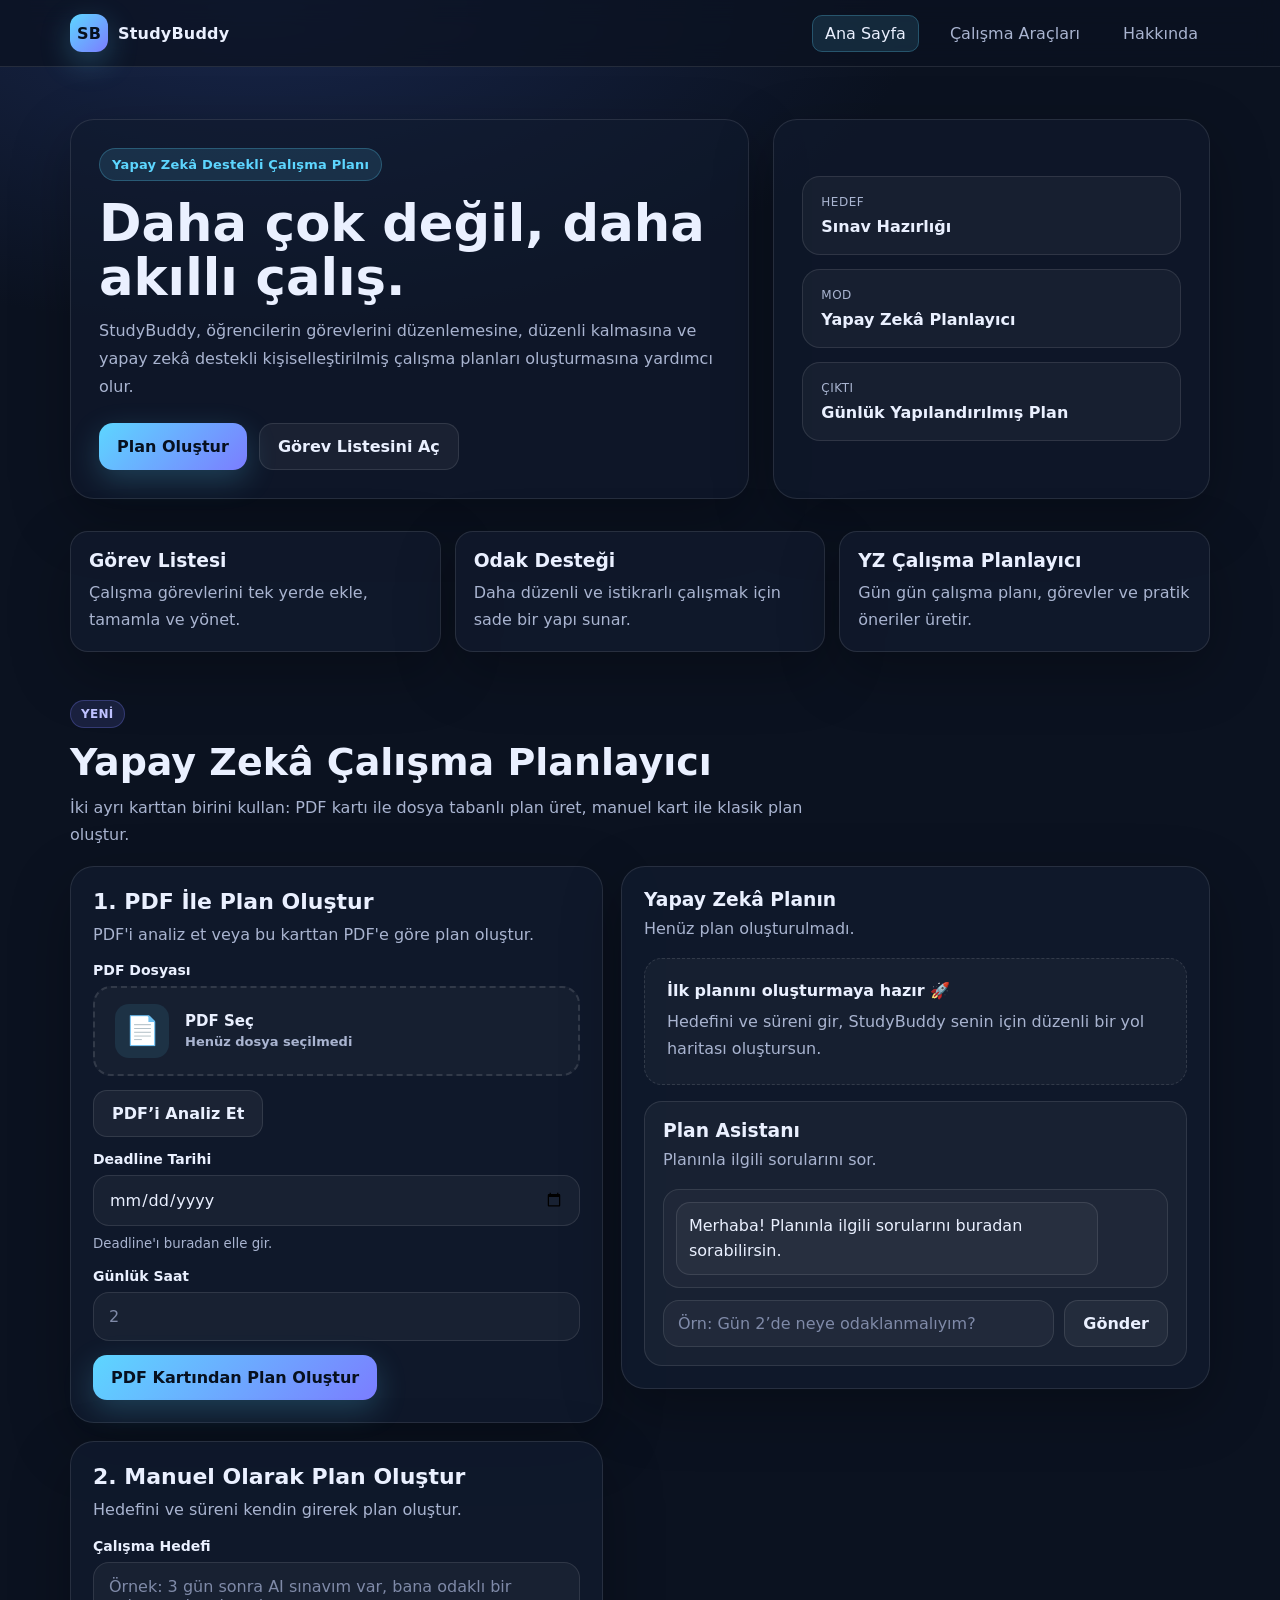
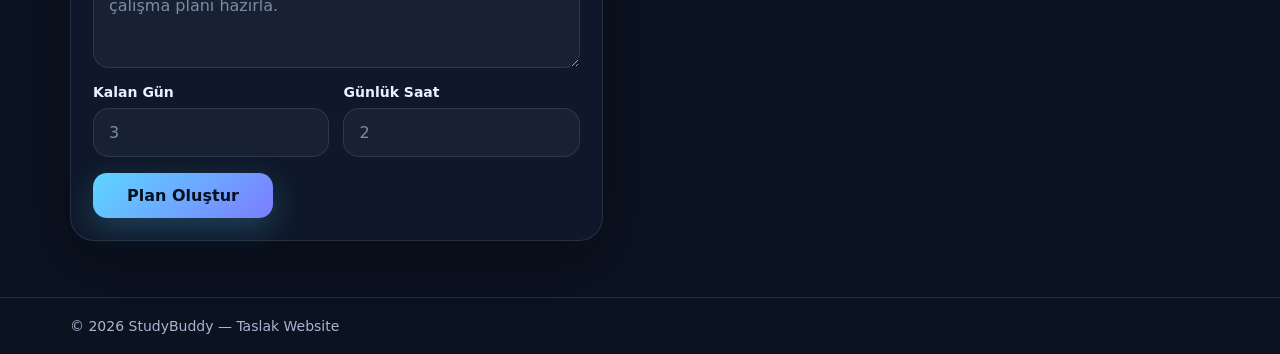
<file: index.html>
<!doctype html>
<html lang="tr">

<head>
  <meta charset="UTF-8" />
  <meta name="viewport" content="width=device-width, initial-scale=1.0" />
  <title>StudyBuddy — Ana Sayfa</title>
  <link rel="stylesheet" href="assets/style.css" />
</head>

<body>

  <header class="nav">
    <div class="container nav-inner">
      <div class="brand">
        <div class="brand-badge">SB</div>
        <span>StudyBuddy</span>
      </div>
      <nav>
        <a class="active" href="index.html">Ana Sayfa</a>
        <a href="tasks.html">Çalışma Araçları</a>
        <a href="about.html">Hakkında</a>
      </nav>
    </div>
  </header>

  <main class="container">
    <section class="hero hero-enhanced">
      <div class="hero-copy">
        <span class="hero-pill">Yapay Zekâ Destekli Çalışma Planı</span>
        <h1 class="h1">Daha çok değil, daha akıllı çalış.</h1>
        <p class="p">
          StudyBuddy, öğrencilerin görevlerini düzenlemesine, düzenli kalmasına
          ve yapay zekâ destekli kişiselleştirilmiş çalışma planları oluşturmasına yardımcı olur.
        </p>

        <div class="hero-actions">
          <a href="#plannerSection" class="primary-btn">Plan Oluştur</a>
          <a href="tasks.html" class="secondary-btn">Görev Listesini Aç</a>
        </div>
      </div>

      <div class="hero-panel">
        <div class="mini-stat-card">
          <span class="mini-stat-label">Hedef</span>
          <strong>Sınav Hazırlığı</strong>
        </div>
        <div class="mini-stat-card">
          <span class="mini-stat-label">Mod</span>
          <strong>Yapay Zekâ Planlayıcı</strong>
        </div>
        <div class="mini-stat-card">
          <span class="mini-stat-label">Çıktı</span>
          <strong>Günlük Yapılandırılmış Plan</strong>
        </div>
      </div>
    </section>

    <section class="grid feature-grid">
      <div class="card feature-card">
        <h3>Görev Listesi</h3>
        <p>Çalışma görevlerini tek yerde ekle, tamamla ve yönet.</p>
      </div>
      <div class="card feature-card">
        <h3>Odak Desteği</h3>
        <p>Daha düzenli ve istikrarlı çalışmak için sade bir yapı sunar.</p>
      </div>
      <div class="card feature-card">
        <h3>YZ Çalışma Planlayıcı</h3>
        <p>Gün gün çalışma planı, görevler ve pratik öneriler üretir.</p>
      </div>
    </section>

    <section id="plannerSection" class="planner-shell">
      <div class="section-heading">
        <span class="section-tag">YENİ</span>
        <h2>Yapay Zekâ Çalışma Planlayıcı</h2>
        <p>
          İki ayrı karttan birini kullan: PDF kartı ile dosya tabanlı plan üret, manuel kart ile klasik plan oluştur.
        </p>
      </div>

      <div class="planner-layout">
        <div class="planner-input-stack">
          <div class="planner-form-card pdf-upload-card">
            <div class="pdf-upload-header">
              <h3>1. PDF İle Plan Oluştur</h3>
              <p>PDF'i analiz et veya bu karttan PDF'e göre plan oluştur.</p>
            </div>

            <div class="form-group full-width">
              <label for="pdfInput">PDF Dosyası</label>
              <div class="file-upload-wrapper">
                <input id="pdfInput" type="file" accept="application/pdf,.pdf" class="file-input-hidden" />
                <label for="pdfInput" class="file-upload-custom">
                  <div class="upload-icon">📄</div>
                  <div class="upload-text">
                    <span class="upload-title">PDF Seç</span>
                    <span id="fileNameDisplay" class="upload-subtitle">Henüz dosya seçilmedi</span>
                  </div>
                </label>
              </div>
            </div>

            <div class="planner-actions pdf-actions">
              <button type="button" id="pdfAnalyzeBtn" class="secondary-btn">PDF’i Analiz Et</button>
            </div>

            <div id="pdfAnalysisStatus" class="pdf-analysis-status hidden"></div>

            <div class="form-group full-width">
              <label for="pdfDeadlineInput">Deadline Tarihi</label>
              <input id="pdfDeadlineInput" type="date" />
              <small class="deadline-hint">Deadline'ı buradan elle gir.</small>
            </div>

            <div class="form-group full-width">
              <label for="pdfHoursInput">Günlük Saat</label>
              <input id="pdfHoursInput" type="number" min="0.5" step="0.5" placeholder="2" />
            </div>

            <div class="planner-actions">
              <button type="button" id="pdfPlanBtn" class="primary-btn planner-submit-btn">PDF Kartından Plan
                Oluştur</button>
            </div>
          </div>

          <form id="studyPlannerForm" class="planner-form planner-form-card">
            <div class="pdf-upload-header">
              <h3>2. Manuel Olarak Plan Oluştur</h3>
              <p>Hedefini ve süreni kendin girerek plan oluştur.</p>
            </div>
            <div class="form-group full-width">
              <label for="goalInput">Çalışma Hedefi</label>
              <textarea id="goalInput" rows="4"
                placeholder="Örnek: 3 gün sonra AI sınavım var, bana odaklı bir çalışma planı hazırla."
                required></textarea>
            </div>

            <div class="form-row">
              <div class="form-group">
                <label for="daysInput">Kalan Gün</label>
                <input id="daysInput" type="number" min="1" placeholder="3" required />
              </div>

              <div class="form-group">
                <label for="hoursInput">Günlük Saat</label>
                <input id="hoursInput" type="number" min="0.5" step="0.5" placeholder="2" required />
              </div>
            </div>

            <div class="planner-actions">
              <button type="submit" class="primary-btn planner-submit-btn">Plan Oluştur</button>
            </div>
          </form>
        </div>

        <div class="planner-output-card">
          <div class="output-header">
            <h3>Yapay Zekâ Planın</h3>
            <p id="plannerStatusText">Henüz plan oluşturulmadı.</p>
          </div>

          <div id="plannerLoading" class="planner-loading hidden">
            <div class="spinner"></div>
            <span>Çalışma planın hazırlanıyor...</span>
          </div>

          <div id="plannerError" class="planner-error hidden"></div>

          <div id="plannerEmptyState" class="planner-empty-state">
            <h4>İlk planını oluşturmaya hazır 🚀</h4>
            <p>
              Hedefini ve süreni gir, StudyBuddy senin için düzenli bir yol haritası oluştursun.
            </p>
          </div>

          <div id="plannerResult" class="planner-result hidden">
            <div class="result-top-card">
              <span class="result-label">Oluşturulan Plan</span>
              <h3 id="planTitle">Çalışma Planı</h3>
            </div>

            <div id="planDays" class="days-grid"></div>

            <div class="tips-card">
              <h4>Çalışma İpuçları</h4>
              <ul id="planTips"></ul>
            </div>
          </div>

          <div class="chat-card">
            <div class="output-header">
              <h3>Plan Asistanı</h3>
              <p id="chatStatusText">Planınla ilgili sorularını sor.</p>
            </div>

            <div id="chatMessages" class="chat-messages" aria-live="polite"></div>

            <form id="chatForm" class="chat-form">
              <input id="chatInput" class="chat-input" type="text" placeholder="Örn: Gün 2’de neye odaklanmalıyım?"
                autocomplete="off" required />
              <button id="chatSendBtn" type="submit" class="secondary-btn">Gönder</button>
            </form>
          </div>
        </div>
      </div>
    </section>
  </main>

  <footer class="footer">
    <div class="container">© 2026 StudyBuddy — Taslak Website</div>
  </footer>

  <script src="assets/app.js"></script>
</body>

</html>
</file>
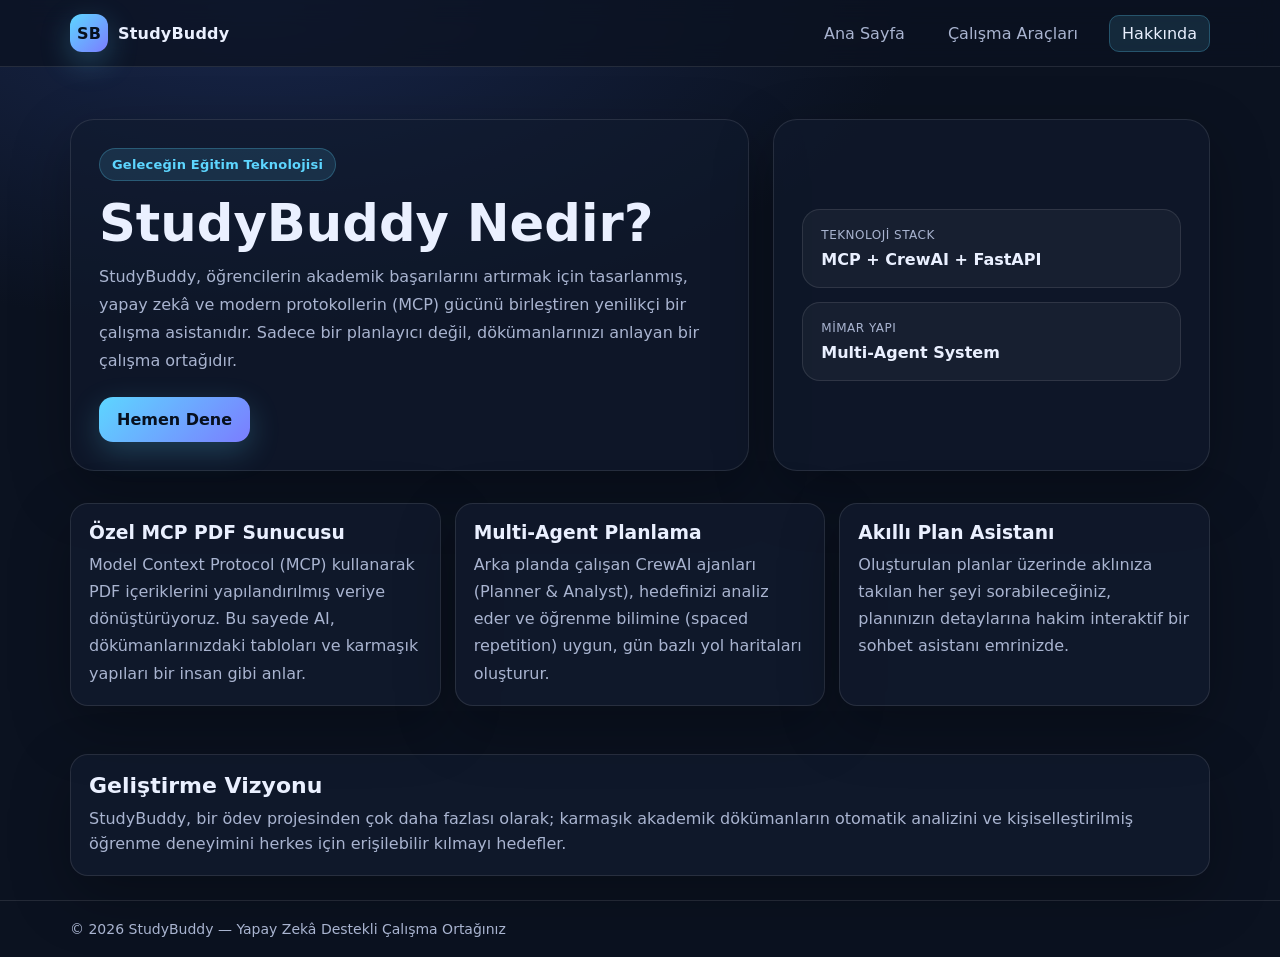
<file: about.html>
<!doctype html>
<html lang="tr">

<head>
  <meta charset="UTF-8" />
  <meta name="viewport" content="width=device-width, initial-scale=1.0" />
  <title>StudyBuddy — Hakkında</title>
  <link rel="stylesheet" href="assets/style.css" />
</head>

<body>

  <header class="nav">
    <div class="container nav-inner">
      <div class="brand">
        <div class="brand-badge">SB</div>
        <span>StudyBuddy</span>
      </div>
      <nav>
        <a href="index.html">Ana Sayfa</a>
        <a href="tasks.html">Çalışma Araçları</a>
        <a class="active" href="about.html">Hakkında</a>
      </nav>
    </div>
  </header>

  <main class="container">
    <section class="hero hero-enhanced">
      <div class="hero-copy">
        <span class="hero-pill">Geleceğin Eğitim Teknolojisi</span>
        <h1 class="h1">StudyBuddy Nedir?</h1>
        <p class="p">
          StudyBuddy, öğrencilerin akademik başarılarını artırmak için tasarlanmış, yapay zekâ ve modern protokollerin (MCP) 
          gücünü birleştiren yenilikçi bir çalışma asistanıdır. Sadece bir planlayıcı değil, dökümanlarınızı anlayan 
          bir çalışma ortağıdır.
        </p>

        <div class="hero-actions">
          <a href="index.html" class="primary-btn">Hemen Dene</a>
        </div>
      </div>

      <div class="hero-panel">
        <div class="mini-stat-card">
          <span class="mini-stat-label">Teknoloji Stack</span>
          <strong>MCP + CrewAI + FastAPI</strong>
        </div>
        <div class="mini-stat-card">
          <span class="mini-stat-label">Mimar Yapı</span>
          <strong>Multi-Agent System</strong>
        </div>
      </div>
    </section>

    <section class="grid feature-grid">
      <div class="card feature-card">
        <h3>Özel MCP PDF Sunucusu</h3>
        <p>
          Model Context Protocol (MCP) kullanarak PDF içeriklerini yapılandırılmış veriye dönüştürüyoruz. 
          Bu sayede AI, dökümanlarınızdaki tabloları ve karmaşık yapıları bir insan gibi anlar.
        </p>
      </div>
      <div class="card feature-card">
        <h3>Multi-Agent Planlama</h3>
        <p>
          Arka planda çalışan CrewAI ajanları (Planner & Analyst), hedefinizi analiz eder ve 
          öğrenme bilimine (spaced repetition) uygun, gün bazlı yol haritaları oluşturur.
        </p>
      </div>
      <div class="card feature-card">
        <h3>Akıllı Plan Asistanı</h3>
        <p>
          Oluşturulan planlar üzerinde aklınıza takılan her şeyi sorabileceğiniz, 
          planınızın detaylarına hakim interaktif bir sohbet asistanı emrinizde.
        </p>
      </div>
    </section>

    <section class="card" style="grid-column: span 12; margin-top: 24px;">
      <div class="pdf-upload-header">
        <h3>Geliştirme Vizyonu</h3>
        <p>
          StudyBuddy, bir ödev projesinden çok daha fazlası olarak; karmaşık akademik dökümanların 
          otomatik analizini ve kişiselleştirilmiş öğrenme deneyimini herkes için erişilebilir kılmayı hedefler.
        </p>
      </div>
    </section>
  </main>

  <footer class="footer">
    <div class="container">© 2026 StudyBuddy — Yapay Zekâ Destekli Çalışma Ortağınız</div>
  </footer>

</body>

</html>
</file>
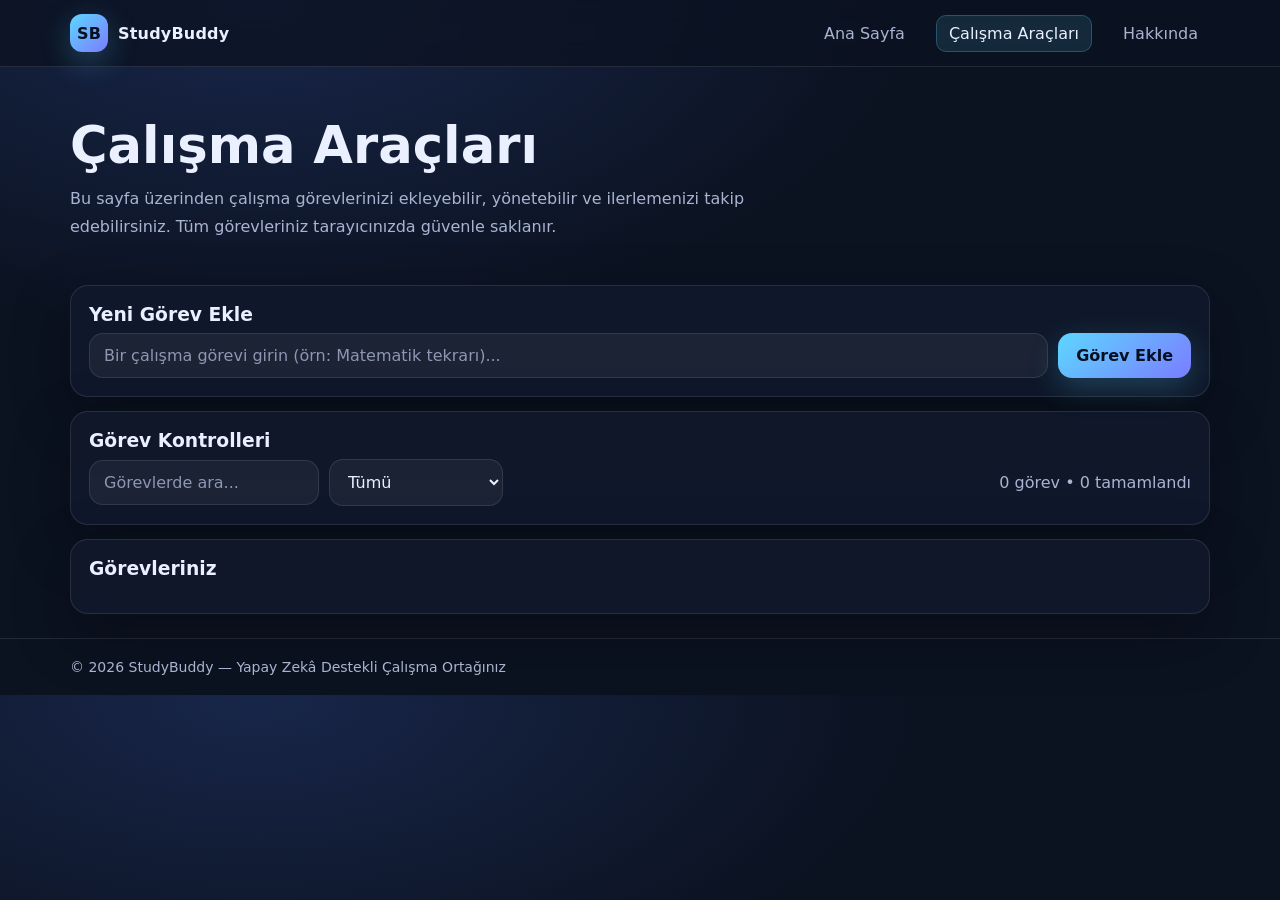
<file: tasks.html>
<!doctype html>
<html lang="tr">
<head>
  <meta charset="UTF-8" />
  <meta name="viewport" content="width=device-width, initial-scale=1.0" />
  <title>StudyBuddy — Çalışma Araçları</title>
  <link rel="stylesheet" href="assets/style.css" />
</head>
<body>

  <header class="nav">
    <div class="container nav-inner">
      <div class="brand">
        <div class="brand-badge">SB</div>
        <span>StudyBuddy</span>
      </div>
      <nav>
        <a href="index.html">Ana Sayfa</a>
        <a class="active" href="tasks.html">Çalışma Araçları</a>
        <a href="about.html">Hakkında</a>
      </nav>
    </div>
  </header>

  <main class="container">
    <section class="hero">
      <h1 class="h1">Çalışma Araçları</h1>
      <p class="p">
        Bu sayfa üzerinden çalışma görevlerinizi ekleyebilir, yönetebilir ve ilerlemenizi takip edebilirsiniz. 
        Tüm görevleriniz tarayıcınızda güvenle saklanır.
      </p>
    </section>

     <section class="grid">

<div class="card" style="grid-column: span 12;">

<h3>Yeni Görev Ekle</h3>

<div style="display:flex; gap:10px;">
  <input id="taskInput" type="text" placeholder="Bir çalışma görevi girin (örn: Matematik tekrarı)..." style="flex:1;" />
  <button onclick="addTask()" class="primary-btn">Görev Ekle</button>
</div>

</div>

<div class="card" style="grid-column: span 12;">
  <h3>Görev Kontrolleri</h3>

  <div style="display:flex; gap:10px; flex-wrap:wrap; align-items:center;">
    <input id="searchInput" type="text" placeholder="Görevlerde ara..." />
    
    <select id="filterSelect">
      <option value="all">Tümü</option>
      <option value="active">Devam Edenler</option>
      <option value="done">Tamamlananlar</option>
    </select>

    <div id="taskCounter" style="color: var(--muted); margin-left:auto;">
      0 görev • 0 tamamlandı
    </div>
  </div>
</div>

<div class="card" style="grid-column: span 12;">
  <h3>Görevleriniz</h3>
  <ul id="taskList"></ul>
</div>

</section>
  </main>

  <footer class="footer">
    <div class="container">© 2026 StudyBuddy — Yapay Zekâ Destekli Çalışma Ortağınız</div>
  </footer>

  <script src="assets/app.js"></script>
</body>
</html>
</file>
<file: assets/style.css>
:root {
  --bg: #0b1220;
  --card: #111a2e;
  --card-2: #0f1729;
  --text: #eaf0ff;
  --muted: #a9b4d0;
  --brand: #5dd6ff;
  --brand-2: #7b7dff;
  --border: rgba(255, 255, 255, 0.10);
  --success: #42d392;
  --danger: #ff6b81;
  --shadow: 0 20px 60px rgba(0, 0, 0, 0.28);
}

* {
  box-sizing: border-box;
}

html {
  scroll-behavior: smooth;
}

body {
  margin: 0;
  font-family: system-ui, -apple-system, Segoe UI, Roboto, Arial, sans-serif;
  background:
    radial-gradient(1200px 600px at 20% 0%, #18264a 0%, var(--bg) 55%),
    linear-gradient(180deg, #0b1220 0%, #0b1220 100%);
  color: var(--text);
}

.container {
  width: min(1140px, 92%);
  margin: 0 auto;
}

.nav {
  position: sticky;
  top: 0;
  z-index: 10;
  background: rgba(11, 18, 32, 0.75);
  backdrop-filter: blur(12px);
  border-bottom: 1px solid var(--border);
}

.nav-inner {
  display: flex;
  align-items: center;
  justify-content: space-between;
  padding: 14px 0;
}

.brand {
  display: flex;
  align-items: center;
  gap: 10px;
  font-weight: 800;
  letter-spacing: 0.2px;
}

.brand-badge {
  width: 38px;
  height: 38px;
  border-radius: 12px;
  display: grid;
  place-items: center;
  background: linear-gradient(135deg, var(--brand), var(--brand-2));
  color: #07101f;
  font-weight: 900;
  box-shadow: 0 10px 30px rgba(93, 214, 255, 0.25);
}

.nav a {
  color: var(--muted);
  text-decoration: none;
  margin-left: 14px;
  padding: 8px 12px;
  border-radius: 10px;
  transition: 0.2s ease;
}

.nav a:hover {
  background: rgba(255, 255, 255, 0.06);
  color: var(--text);
}

.nav a.active {
  color: var(--text);
  background: rgba(93, 214, 255, 0.12);
  border: 1px solid rgba(93, 214, 255, 0.25);
}

.hero {
  padding: 52px 0 22px;
}

.hero-enhanced {
  display: grid;
  grid-template-columns: 1.4fr 0.9fr;
  gap: 24px;
  align-items: stretch;
}

.hero-copy,
.hero-panel {
  background: rgba(17, 26, 46, 0.62);
  border: 1px solid var(--border);
  border-radius: 24px;
  padding: 28px;
  box-shadow: var(--shadow);
}

.hero-pill {
  display: inline-flex;
  align-items: center;
  gap: 8px;
  padding: 8px 12px;
  border-radius: 999px;
  background: rgba(93, 214, 255, 0.12);
  border: 1px solid rgba(93, 214, 255, 0.25);
  color: var(--brand);
  font-size: 13px;
  font-weight: 700;
  letter-spacing: 0.2px;
  margin-bottom: 16px;
}

.h1 {
  font-size: clamp(34px, 4vw, 52px);
  margin: 0 0 12px;
  line-height: 1.05;
}

.p {
  color: var(--muted);
  line-height: 1.75;
  margin: 0 0 22px;
  max-width: 72ch;
}

.hero-actions {
  display: flex;
  flex-wrap: wrap;
  gap: 12px;
}

.primary-btn,
.secondary-btn {
  display: inline-flex;
  align-items: center;
  justify-content: center;
  border: none;
  text-decoration: none;
  cursor: pointer;
  border-radius: 14px;
  padding: 13px 18px;
  font-weight: 700;
  transition: 0.2s ease;
}

.primary-btn {
  background: linear-gradient(135deg, var(--brand), var(--brand-2));
  color: #07101f;
  box-shadow: 0 10px 30px rgba(93, 214, 255, 0.22);
}

.primary-btn:hover {
  transform: translateY(-1px);
  filter: brightness(1.03);
}

.primary-btn:disabled {
  opacity: 0.65;
  cursor: not-allowed;
  transform: none;
}

.secondary-btn {
  background: rgba(255, 255, 255, 0.05);
  color: var(--text);
  border: 1px solid var(--border);
}

.secondary-btn:hover {
  background: rgba(255, 255, 255, 0.08);
}

.hero-panel {
  display: flex;
  flex-direction: column;
  justify-content: center;
  gap: 14px;
}

.mini-stat-card {
  background: rgba(255, 255, 255, 0.04);
  border: 1px solid var(--border);
  border-radius: 18px;
  padding: 18px;
}

.mini-stat-label {
  display: block;
  font-size: 12px;
  text-transform: uppercase;
  letter-spacing: 0.5px;
  color: var(--muted);
  margin-bottom: 8px;
}

.feature-grid {
  margin: 10px 0 48px;
}

.grid {
  display: grid;
  gap: 14px;
  grid-template-columns: repeat(12, 1fr);
}

.card {
  grid-column: span 4;
  background: rgba(17, 26, 46, 0.78);
  border: 1px solid var(--border);
  border-radius: 18px;
  padding: 18px;
  box-shadow: var(--shadow);
}

.card h3 {
  margin: 0 0 8px;
}

.card p {
  margin: 0;
  color: var(--muted);
  line-height: 1.7;
}

.planner-shell {
  margin: 24px 0 56px;
}

.section-heading {
  margin-bottom: 18px;
}

.section-tag {
  display: inline-block;
  padding: 6px 10px;
  border-radius: 999px;
  background: rgba(123, 125, 255, 0.14);
  border: 1px solid rgba(123, 125, 255, 0.28);
  color: #bfc2ff;
  font-size: 12px;
  font-weight: 700;
  letter-spacing: 0.3px;
  margin-bottom: 12px;
}

.section-heading h2 {
  margin: 0 0 10px;
  font-size: clamp(28px, 3vw, 38px);
}

.section-heading p {
  margin: 0;
  color: var(--muted);
  line-height: 1.7;
  max-width: 75ch;
}

.planner-layout {
  display: grid;
  grid-template-columns: 0.95fr 1.05fr;
  gap: 18px;
  align-items: start;
}

.planner-input-stack {
  display: flex;
  flex-direction: column;
  gap: 18px;
}

.planner-form-card,
.planner-output-card {
  background: rgba(17, 26, 46, 0.82);
  border: 1px solid var(--border);
  border-radius: 24px;
  padding: 22px;
  box-shadow: var(--shadow);
}

.pdf-upload-card {
  display: flex;
  flex-direction: column;
  gap: 14px;
}

.pdf-upload-header h3 {
  margin: 0 0 8px;
  font-size: 22px;
}

.pdf-upload-header p {
  margin: 0;
  color: var(--muted);
  line-height: 1.6;
}

.pdf-analysis-status {
  min-height: 44px;
  padding: 12px 14px;
  border-radius: 14px;
  border: 1px solid var(--border);
  color: var(--text);
  background: rgba(255, 255, 255, 0.03);
  line-height: 1.6;
}

.pdf-analysis-status.info {
  border-color: rgba(93, 214, 255, 0.28);
}

.pdf-analysis-status.success {
  border-color: rgba(66, 211, 146, 0.28);
  color: #c8ffe7;
}

.pdf-analysis-status.warning {
  border-color: rgba(255, 200, 87, 0.28);
  color: #ffe7b3;
}

.pdf-analysis-status.error {
  border-color: rgba(255, 107, 129, 0.28);
  color: #ffc5cf;
}

.deadline-hint {
  color: var(--muted);
  line-height: 1.5;
}

.planner-form {
  display: flex;
  flex-direction: column;
  gap: 16px;
}

.form-row {
  display: grid;
  grid-template-columns: repeat(2, 1fr);
  gap: 14px;
}

.form-group {
  display: flex;
  flex-direction: column;
  gap: 8px;
}

.form-group label {
  font-size: 14px;
  font-weight: 700;
  color: var(--text);
}

.form-group textarea,
.form-group input {
  width: 100%;
  border: 1px solid var(--border);
  background: rgba(255, 255, 255, 0.04);
  color: var(--text);
  border-radius: 16px;
  padding: 14px 15px;
  font: inherit;
  outline: none;
  transition: 0.2s ease;
}

.form-group textarea::placeholder,
.form-group input::placeholder {
  color: #7f8aa8;
}

.form-group textarea:focus,
.form-group input:focus {
  border-color: rgba(93, 214, 255, 0.5);
  box-shadow: 0 0 0 4px rgba(93, 214, 255, 0.10);
}

.full-width {
  width: 100%;
}

/* Custom File Upload */
.file-input-hidden {
  position: absolute;
  width: 1px;
  height: 1px;
  padding: 0;
  margin: -1px;
  overflow: hidden;
  clip: rect(0, 0, 0, 0);
  border: 0;
}

.file-upload-custom {
  display: flex;
  align-items: center;
  gap: 16px;
  padding: 16px 20px;
  background: rgba(255, 255, 255, 0.03);
  border: 2px dashed rgba(255, 255, 255, 0.12);
  border-radius: 18px;
  cursor: pointer;
  transition: all 0.3s cubic-bezier(0.4, 0, 0.2, 1);
  position: relative;
  overflow: hidden;
}

.file-upload-custom:hover {
  background: rgba(93, 214, 255, 0.06);
  border-color: rgba(93, 214, 255, 0.4);
  transform: translateY(-2px);
}

.upload-icon {
  font-size: 28px;
  background: rgba(93, 214, 255, 0.1);
  width: 54px;
  height: 54px;
  display: grid;
  place-items: center;
  border-radius: 14px;
  transition: 0.3s ease;
}

.file-upload-custom:hover .upload-icon {
  background: var(--brand);
  transform: scale(1.1) rotate(-5deg);
}

.upload-text {
  display: flex;
  flex-direction: column;
  gap: 4px;
}

.upload-title {
  font-weight: 700;
  font-size: 15px;
  color: var(--text);
}

.upload-subtitle {
  font-size: 13px;
  color: var(--muted);
}

.planner-actions {
  display: flex;
  justify-content: flex-start;
}

.planner-submit-btn {
  min-width: 180px;
}

.output-header {
  margin-bottom: 16px;
}

.output-header h3 {
  margin: 0 0 6px;
}

.output-header p {
  margin: 0;
  color: var(--muted);
  line-height: 1.6;
}

.planner-loading {
  display: flex;
  align-items: center;
  gap: 12px;
  padding: 14px 0;
  color: var(--muted);
}

.spinner {
  width: 18px;
  height: 18px;
  border: 2px solid rgba(255, 255, 255, 0.18);
  border-top-color: var(--brand);
  border-radius: 50%;
  animation: spin 0.8s linear infinite;
}

@keyframes spin {
  to {
    transform: rotate(360deg);
  }
}

.hidden {
  display: none !important;
}

.planner-error {
  margin: 12px 0;
  padding: 12px 14px;
  border-radius: 14px;
  background: rgba(255, 107, 129, 0.12);
  border: 1px solid rgba(255, 107, 129, 0.28);
  color: #ffc5cf;
  line-height: 1.6;
}

.planner-empty-state {
  padding: 22px;
  border-radius: 18px;
  background: rgba(255, 255, 255, 0.03);
  border: 1px dashed rgba(255, 255, 255, 0.12);
}

.planner-empty-state h4 {
  margin: 0 0 8px;
}

.planner-empty-state p {
  margin: 0;
  color: var(--muted);
  line-height: 1.7;
}

.result-top-card {
  margin-bottom: 16px;
  padding: 18px;
  border-radius: 18px;
  background: linear-gradient(135deg, rgba(93, 214, 255, 0.12), rgba(123, 125, 255, 0.12));
  border: 1px solid rgba(255, 255, 255, 0.10);
}

.result-label {
  display: inline-block;
  margin-bottom: 8px;
  color: var(--brand);
  font-size: 12px;
  font-weight: 800;
  letter-spacing: 0.3px;
  text-transform: uppercase;
}

.result-top-card h3 {
  margin: 0;
}

.days-grid {
  display: grid;
  gap: 14px;
  margin-bottom: 16px;
}

.day-card {
  background: rgba(255, 255, 255, 0.04);
  border: 1px solid var(--border);
  border-radius: 18px;
  padding: 18px;
}

.day-card-top {
  display: flex;
  align-items: center;
  justify-content: space-between;
  gap: 10px;
  margin-bottom: 12px;
}

.day-badge {
  display: inline-flex;
  align-items: center;
  justify-content: center;
  padding: 7px 12px;
  border-radius: 999px;
  background: rgba(93, 214, 255, 0.12);
  color: var(--brand);
  border: 1px solid rgba(93, 214, 255, 0.25);
  font-weight: 700;
  font-size: 13px;
}

.day-duration {
  color: var(--muted);
  font-size: 14px;
  font-weight: 700;
}

.day-card h4 {
  margin: 0 0 12px;
  font-size: 20px;
}

.day-task-list {
  margin: 0;
  padding-left: 18px;
  color: var(--muted);
  line-height: 1.75;
}

.day-task-list li+li {
  margin-top: 8px;
}

.tips-card {
  background: rgba(255, 255, 255, 0.04);
  border: 1px solid var(--border);
  border-radius: 18px;
  padding: 18px;
}

.tips-card h4 {
  margin: 0 0 12px;
}

.tips-card ul {
  margin: 0;
  padding-left: 18px;
  color: var(--muted);
  line-height: 1.75;
}

.tips-card li+li {
  margin-top: 8px;
}

.chat-card {
  margin-top: 16px;
  background: rgba(255, 255, 255, 0.04);
  border: 1px solid var(--border);
  border-radius: 18px;
  padding: 18px;
}

.chat-messages {
  display: flex;
  flex-direction: column;
  gap: 10px;
  padding: 12px;
  border-radius: 16px;
  background: rgba(255, 255, 255, 0.03);
  border: 1px solid var(--border);
  max-height: 260px;
  overflow: auto;
}

.chat-bubble {
  max-width: 88%;
  padding: 10px 12px;
  border-radius: 14px;
  line-height: 1.6;
  word-wrap: break-word;
  white-space: pre-wrap;
}

.chat-bubble.user {
  align-self: flex-end;
  background: rgba(93, 214, 255, 0.10);
  border: 1px solid rgba(93, 214, 255, 0.22);
  color: var(--text);
}

.chat-bubble.assistant {
  align-self: flex-start;
  background: rgba(255, 255, 255, 0.04);
  border: 1px solid var(--border);
  color: var(--text);
}

.chat-form {
  display: flex;
  gap: 10px;
  margin-top: 12px;
}

.chat-input {
  flex: 1;
  border: 1px solid var(--border);
  background: rgba(255, 255, 255, 0.04);
  color: var(--text);
  border-radius: 16px;
  padding: 13px 14px;
  outline: none;
  transition: 0.2s ease;
}

.chat-input::placeholder {
  color: #7f8aa8;
}

.chat-input:focus {
  border-color: rgba(93, 214, 255, 0.5);
  box-shadow: 0 0 0 4px rgba(93, 214, 255, 0.10);
}

.footer {
  border-top: 1px solid var(--border);
  padding: 20px 0;
  color: var(--muted);
  font-size: 14px;
  margin-top: 24px;
}

@media (max-width: 980px) {

  .hero-enhanced,
  .planner-layout {
    grid-template-columns: 1fr;
  }
}

@media (max-width: 850px) {
  .card {
    grid-column: span 12;
  }

  .form-row {
    grid-template-columns: 1fr;
  }

  .planner-input-stack {
    gap: 14px;
  }

  .nav-inner {
    flex-direction: column;
    gap: 12px;
    align-items: flex-start;
  }

  .nav a {
    margin-left: 0;
    margin-right: 8px;
  }
}

/* =========================
   TASK PAGE UI POLISH
========================= */

input,
select,
button,
textarea {
  font: inherit;
}

input,
select,
textarea {
  background: rgba(255, 255, 255, 0.05);
  color: var(--text);
  border: 1px solid var(--border);
  border-radius: 14px;
  padding: 12px 14px;
  outline: none;
  transition: 0.2s ease;
}

input::placeholder,
textarea::placeholder {
  color: #8d97b3;
}

input:focus,
select:focus,
textarea:focus {
  border-color: rgba(93, 214, 255, 0.55);
  box-shadow: 0 0 0 4px rgba(93, 214, 255, 0.10);
}

select {
  cursor: pointer;
}

button {
  border: none;
  border-radius: 14px;
  padding: 11px 16px;
  font-weight: 700;
  cursor: pointer;
  transition: 0.2s ease;
}

button:hover {
  transform: translateY(-1px);
}

button:active {
  transform: translateY(0);
}

/* Task sayfasındaki Add Task butonu vb. */
.task-action-btn,
.add-day-btn {
  background: linear-gradient(135deg, var(--brand), var(--brand-2));
  color: #07101f;
  box-shadow: 0 10px 24px rgba(93, 214, 255, 0.18);
}

.task-action-btn:hover,
.add-day-btn:hover {
  filter: brightness(1.03);
}

/* Küçük ikonlu task item butonları */
.task-mini-btn {
  background: rgba(255, 255, 255, 0.06);
  color: var(--text);
  border: 1px solid var(--border);
  padding: 8px 10px;
  border-radius: 12px;
}

.task-mini-btn:hover {
  background: rgba(255, 255, 255, 0.10);
}

/* Day card button spacing */
.add-day-btn {
  margin-top: 14px;
  width: 100%;
}

/* Güzel toast bildirimi */
.toast-container {
  position: fixed;
  top: 24px;
  right: 24px;
  z-index: 9999;
  display: flex;
  flex-direction: column;
  gap: 12px;
}

.toast {
  min-width: 300px;
  max-width: 420px;
  background: rgba(17, 26, 46, 0.96);
  color: var(--text);
  border: 1px solid rgba(93, 214, 255, 0.22);
  border-radius: 18px;
  padding: 16px 18px;
  box-shadow: 0 24px 60px rgba(0, 0, 0, 0.35);
  backdrop-filter: blur(12px);
  animation: toastIn 0.28s ease;
}

.toast-title {
  font-size: 14px;
  font-weight: 800;
  color: var(--brand);
  margin-bottom: 6px;
  text-transform: uppercase;
  letter-spacing: 0.3px;
}

.toast-message {
  color: var(--text);
  line-height: 1.6;
}

@keyframes toastIn {
  from {
    opacity: 0;
    transform: translateY(-10px) translateX(12px);
  }

  to {
    opacity: 1;
    transform: translateY(0) translateX(0);
  }
}

@media (max-width: 640px) {
  .toast-container {
    left: 16px;
    right: 16px;
    top: 16px;
  }

  .toast {
    min-width: unset;
    max-width: unset;
    width: 100%;
  }
}

.task-done-badge {
  display: inline-flex;
  align-items: center;
  justify-content: center;
  padding: 8px 12px;
  border-radius: 999px;
  background: rgba(66, 211, 146, 0.14);
  color: #7ef0b5;
  border: 1px solid rgba(66, 211, 146, 0.28);
  font-size: 13px;
  font-weight: 700;
}

.delete-btn {
  color: #ff8ea0;
}
</file>
